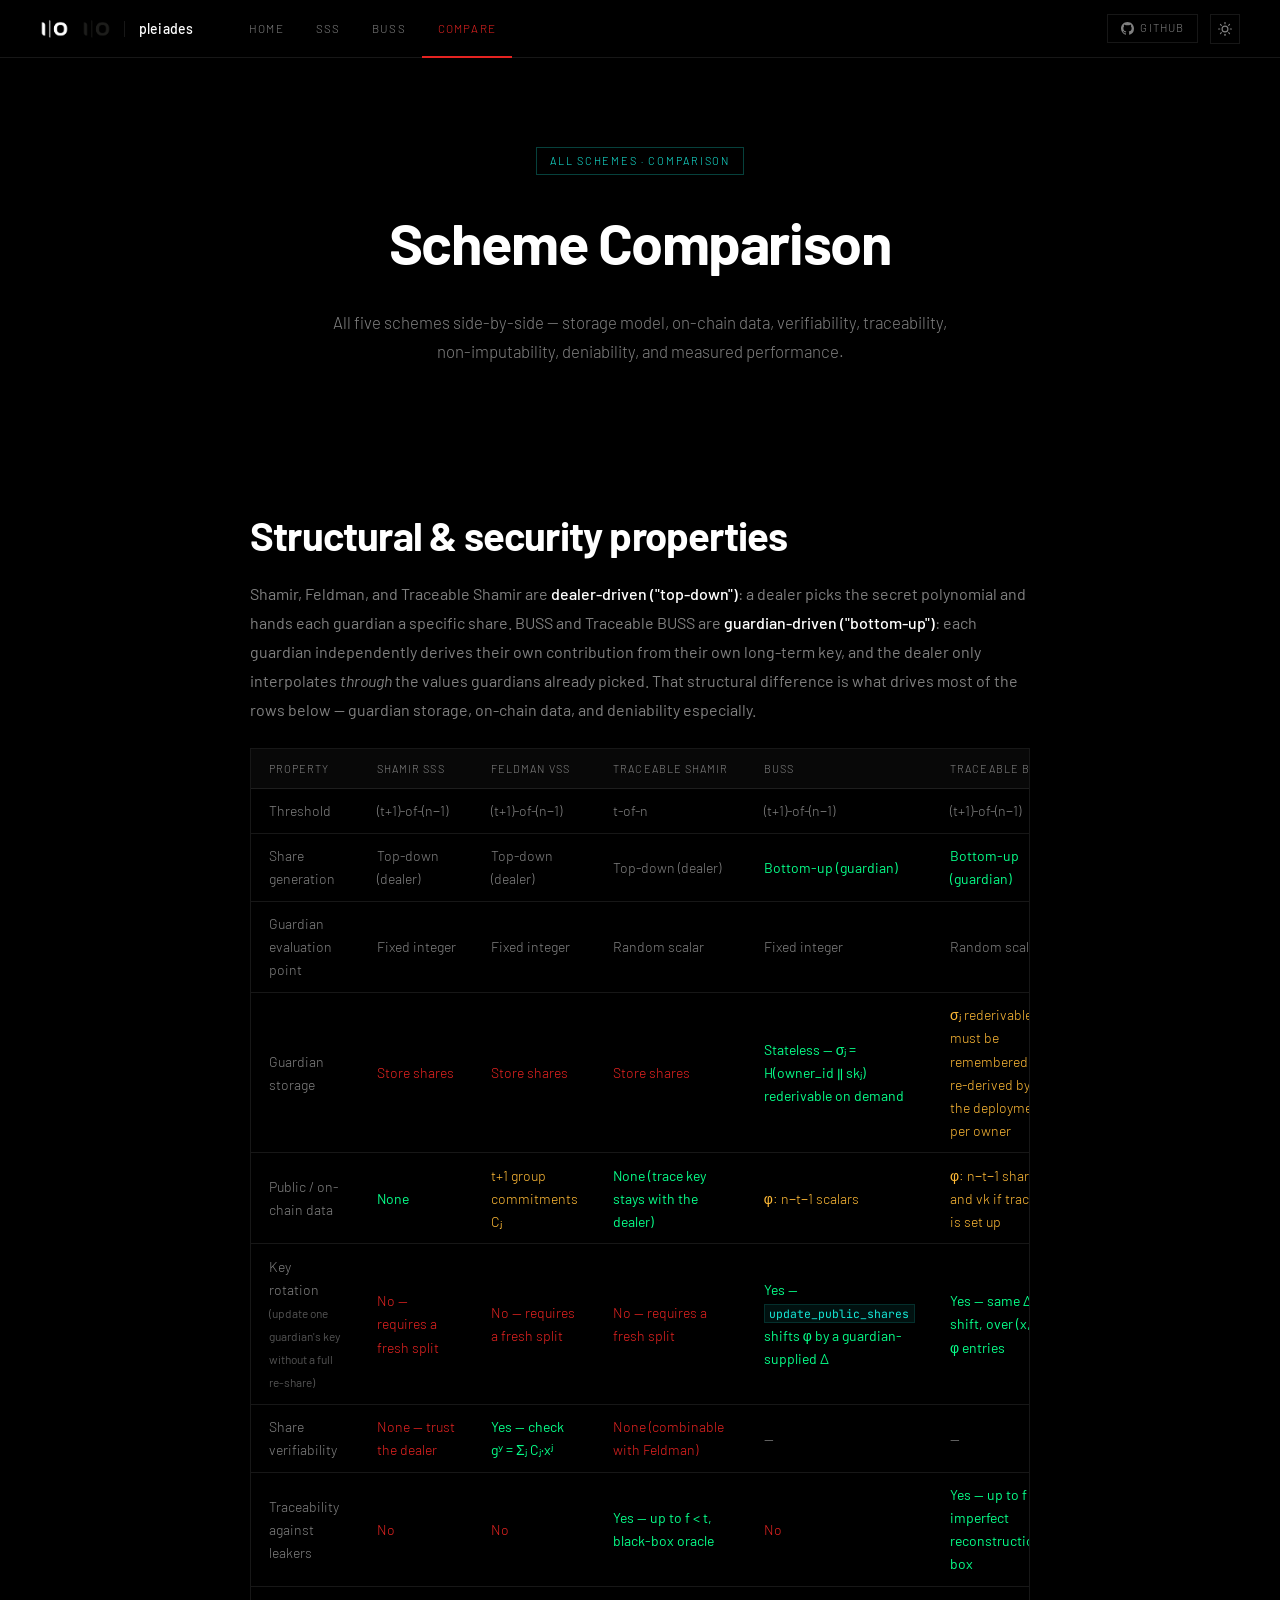
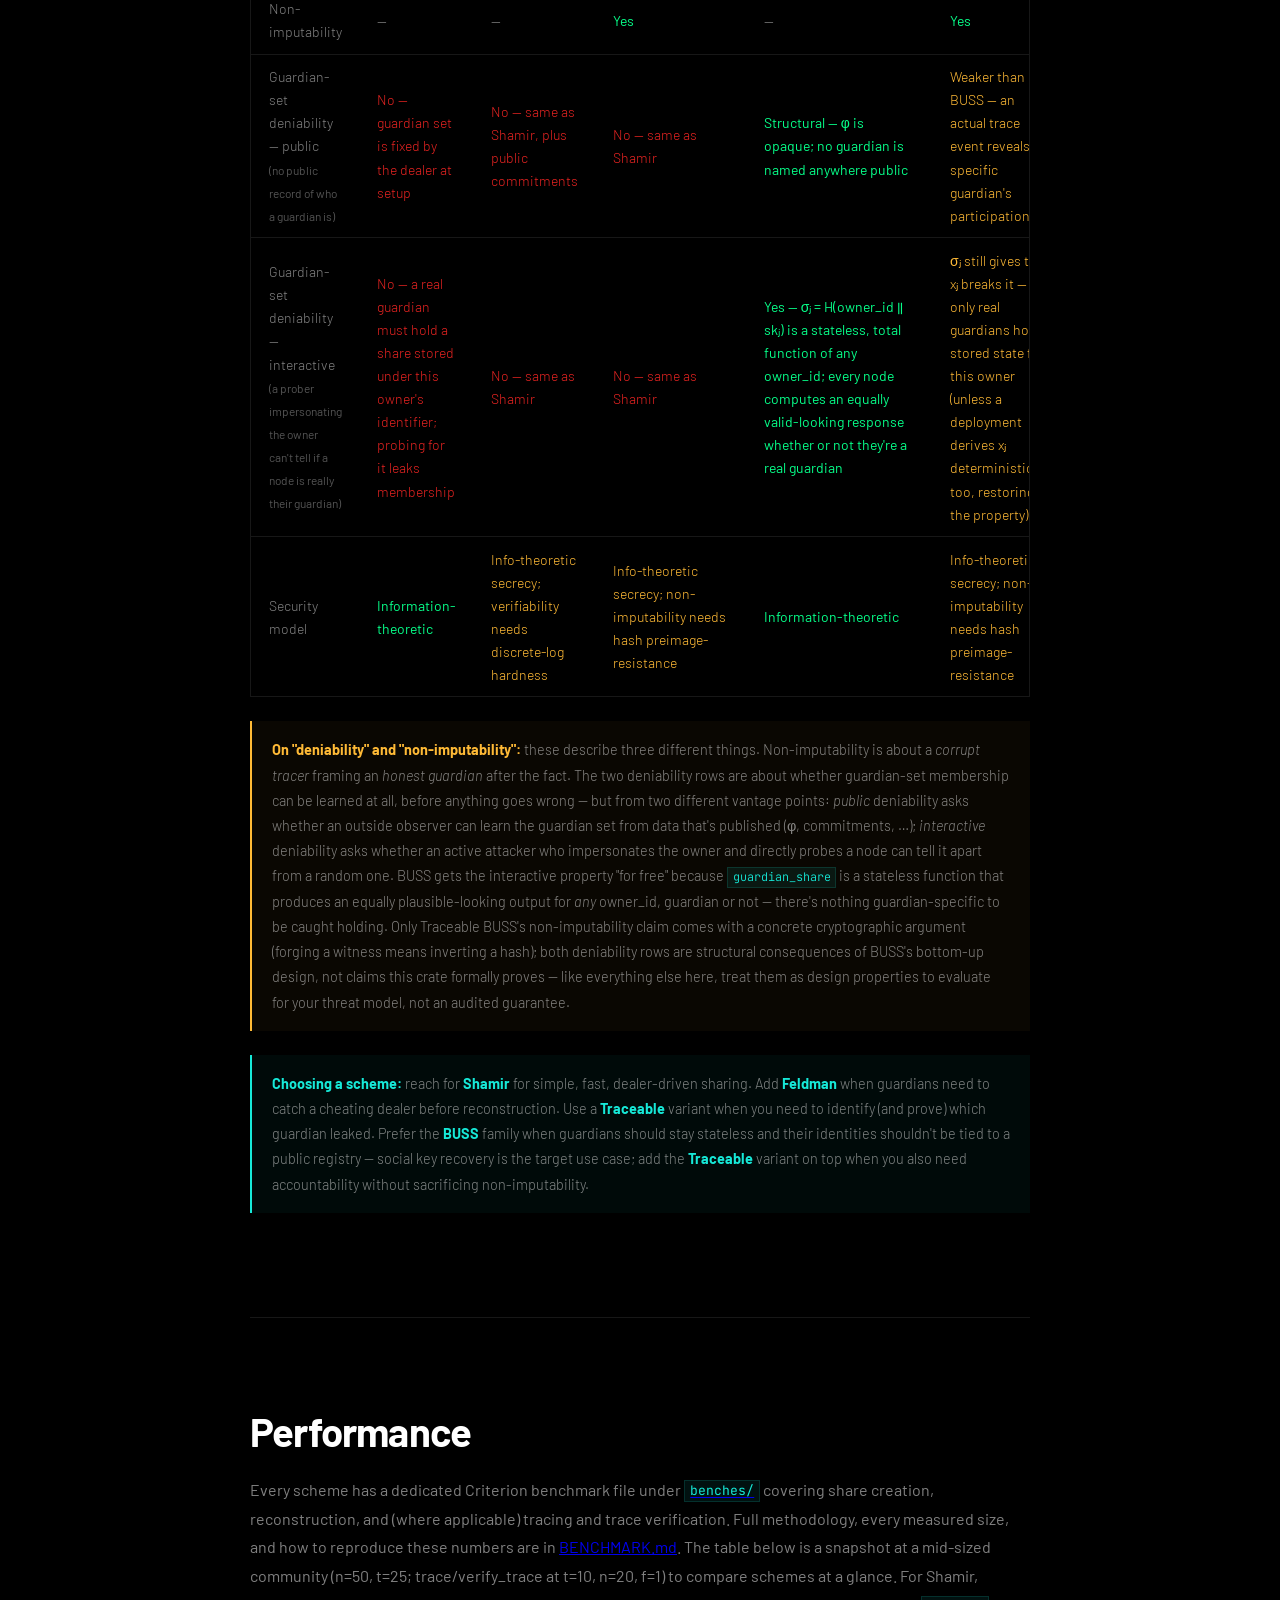
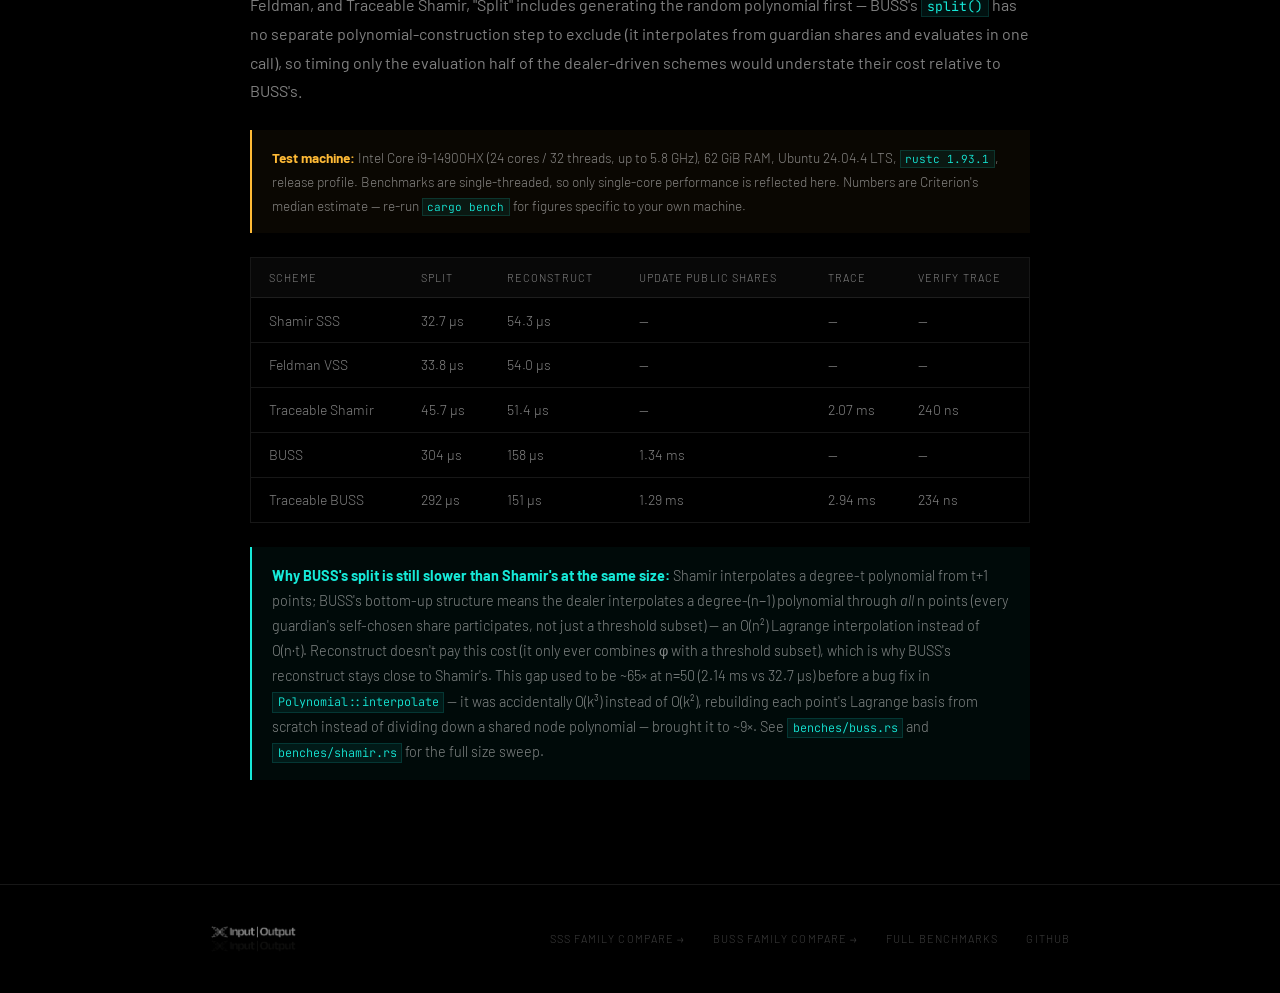
<file: docs/compare.html>
<!DOCTYPE html>
<html lang="en">
<head>
  <meta charset="UTF-8">
  <meta name="viewport" content="width=device-width, initial-scale=1.0">
  <title>Scheme Comparison | Pleiades</title>
  <meta name="description" content="Compare all five Pleiades schemes — storage, on-chain data, verifiability, traceability, non-imputability, deniability, and benchmarks.">

  <script>
    (function(){var t=localStorage.getItem('pleiades-theme')||'dark';document.documentElement.setAttribute('data-theme',t)})();
  </script>
  <link rel="preconnect" href="https://fonts.googleapis.com">
  <link rel="preconnect" href="https://fonts.gstatic.com" crossorigin>
  <link href="https://fonts.googleapis.com/css2?family=Barlow:ital,wght@0,300;0,400;0,500;0,600;0,700;1,300&family=Bricolage+Grotesque:opsz,wght@12..60,300;12..60,400;12..60,500;12..60,600&family=JetBrains+Mono:wght@400;500&display=swap" rel="stylesheet">
  <link rel="stylesheet" href="style.css">
</head>
<body>

<!-- ── NAV ── -->
<nav>
  <a class="nav-brand" href="index.html">
    <img class="logo-dark"  src="assets/io-marque-white.png" alt="Input Output Group">
    <img class="logo-light" src="assets/io-marque-black.png" alt="Input Output Group">
    <span class="nav-sep"></span>
    <span class="nav-product">pleiades</span>
  </a>
  <div class="nav-tabs">
    <a class="tab-btn"        href="index.html">Home</a>
    <a class="tab-btn"        href="sss.html">SSS</a>
    <a class="tab-btn"        href="buss.html">BUSS</a>
    <a class="tab-btn active" href="compare.html">Compare</a>
  </div>
  <div class="nav-right">
    <a href="https://github.com/input-output-hk/arc-pleiades" class="nav-gh" target="_blank">
      <svg width="13" height="13" viewBox="0 0 24 24" fill="currentColor"><path d="M12 0C5.37 0 0 5.37 0 12c0 5.31 3.435 9.795 8.205 11.385.6.105.825-.255.825-.57 0-.285-.015-1.23-.015-2.235-3.015.555-3.795-.735-4.035-1.41-.135-.345-.72-1.41-1.23-1.695-.42-.225-1.02-.78-.015-.795.945-.015 1.62.87 1.845 1.23 1.08 1.815 2.805 1.305 3.495.99.105-.78.42-1.305.765-1.605-2.67-.3-5.46-1.335-5.46-5.925 0-1.305.465-2.385 1.23-3.225-.12-.3-.54-1.53.12-3.18 0 0 1.005-.315 3.3 1.23.96-.27 1.98-.405 3-.405s2.04.135 3 .405c2.295-1.56 3.3-1.23 3.3-1.23.66 1.65.24 2.88.12 3.18.765.84 1.23 1.905 1.23 3.225 0 4.605-2.805 5.625-5.475 5.925.435.375.81 1.095.81 2.22 0 1.605-.015 2.895-.015 3.3 0 .315.225.69.825.57A12.02 12.02 0 0 0 24 12c0-6.63-5.37-12-12-12z"/></svg>
      GitHub
    </a>
    <button class="theme-toggle" onclick="toggleTheme()" aria-label="Toggle theme">
      <svg class="icon-sun" width="14" height="14" viewBox="0 0 24 24" fill="none" stroke="currentColor" stroke-width="2" stroke-linecap="round" stroke-linejoin="round">
        <circle cx="12" cy="12" r="5"/><line x1="12" y1="1" x2="12" y2="3"/><line x1="12" y1="21" x2="12" y2="23"/>
        <line x1="4.22" y1="4.22" x2="5.64" y2="5.64"/><line x1="18.36" y1="18.36" x2="19.78" y2="19.78"/>
        <line x1="1" y1="12" x2="3" y2="12"/><line x1="21" y1="12" x2="23" y2="12"/>
        <line x1="4.22" y1="19.78" x2="5.64" y2="18.36"/><line x1="18.36" y1="5.64" x2="19.78" y2="4.22"/>
      </svg>
      <svg class="icon-moon" width="14" height="14" viewBox="0 0 24 24" fill="none" stroke="currentColor" stroke-width="2" stroke-linecap="round" stroke-linejoin="round">
        <path d="M21 12.79A9 9 0 1 1 11.21 3 7 7 0 0 0 21 12.79z"/>
      </svg>
    </button>
  </div>
</nav>

<!-- ── PAGE HERO ── -->
<div class="page-hero">
  <div class="page-tag">All Schemes · Comparison</div>
  <h1>Scheme Comparison</h1>
  <p>
    All five schemes side-by-side — storage model, on-chain data, verifiability,
    traceability, non-imputability, deniability, and measured performance.
  </p>
</div>

<div class="container">

  <div class="block">
    <h2 class="bt">Structural &amp; security properties</h2>
    <p class="body">
      Shamir, Feldman, and Traceable Shamir are <strong>dealer-driven ("top-down")</strong>:
      a dealer picks the secret polynomial and hands each guardian a specific share.
      BUSS and Traceable BUSS are <strong>guardian-driven ("bottom-up")</strong>: each
      guardian independently derives their own contribution from their own long-term key,
      and the dealer only interpolates <em>through</em> the values guardians already
      picked. That structural difference is what drives most of the rows below —
      guardian storage, on-chain data, and deniability especially.
    </p>

    <div class="tw">
      <table>
        <thead>
          <tr>
            <th>Property</th>
            <th>Shamir SSS</th>
            <th>Feldman VSS</th>
            <th>Traceable Shamir</th>
            <th>BUSS</th>
            <th>Traceable BUSS</th>
          </tr>
        </thead>
        <tbody>
          <tr>
            <td>Threshold</td>
            <td>(t+1)-of-(n−1)</td>
            <td>(t+1)-of-(n−1)</td>
            <td>t-of-n</td>
            <td>(t+1)-of-(n−1)</td>
            <td>(t+1)-of-(n−1)</td>
          </tr>
          <tr>
            <td>Share generation</td>
            <td>Top-down (dealer)</td>
            <td>Top-down (dealer)</td>
            <td>Top-down (dealer)</td>
            <td class="yes">Bottom-up (guardian)</td>
            <td class="yes">Bottom-up (guardian)</td>
          </tr>
          <tr>
            <td>Guardian evaluation point</td>
            <td>Fixed integer</td>
            <td>Fixed integer</td>
            <td>Random scalar</td>
            <td>Fixed integer</td>
            <td>Random scalar</td>
          </tr>
          <tr>
            <td>Guardian storage</td>
            <td class="no">Store shares</td>
            <td class="no">Store shares</td>
            <td class="no">Store shares</td>
            <td class="yes">Stateless — σⱼ = H(owner_id ‖ skⱼ) rederivable on demand</td>
            <td class="partial">σⱼ rederivable; xⱼ must be remembered (or re-derived by the deployment) per owner</td>
          </tr>
          <tr>
            <td>Public / on-chain data</td>
            <td class="yes">None</td>
            <td class="partial">t+1 group commitments Cⱼ</td>
            <td class="yes">None (trace key stays with the dealer)</td>
            <td class="partial">φ: n−t−1 scalars</td>
            <td class="partial">φ: n−t−1 shares, and vk if tracing is set up</td>
          </tr>
          <tr>
            <td>Key rotation<br><span style="font-weight:400;opacity:0.65;font-size:0.85em">(update one guardian's key without a full re-share)</span></td>
            <td class="no">No — requires a fresh split</td>
            <td class="no">No — requires a fresh split</td>
            <td class="no">No — requires a fresh split</td>
            <td class="yes">Yes — <code class="il">update_public_shares</code> shifts φ by a guardian-supplied Δ</td>
            <td class="yes">Yes — same Δ-shift, over (x, y) φ entries</td>
          </tr>
          <tr>
            <td>Share verifiability</td>
            <td class="no">None — trust the dealer</td>
            <td class="yes">Yes — check gʸ = Σⱼ Cⱼ·xʲ</td>
            <td class="no">None (combinable with Feldman)</td>
            <td>—</td>
            <td>—</td>
          </tr>
          <tr>
            <td>Traceability against leakers</td>
            <td class="no">No</td>
            <td class="no">No</td>
            <td class="yes">Yes — up to f &lt; t, black-box oracle</td>
            <td class="no">No</td>
            <td class="yes">Yes — up to f ≤ t, imperfect reconstruction box</td>
          </tr>
          <tr>
            <td>Non-imputability<br></td>
            <td>—</td>
            <td>—</td>
            <td class="yes">Yes</td>
            <td>—</td>
            <td class="yes">Yes</td>
          </tr>
          <tr>
            <td>Guardian-set deniability — public<br><span style="font-weight:400;opacity:0.65;font-size:0.85em">(no public record of who a guardian is)</span></td>
            <td class="no">No — guardian set is fixed by the dealer at setup</td>
            <td class="no">No — same as Shamir, plus public commitments</td>
            <td class="no">No — same as Shamir</td>
            <td class="yes">Structural — φ is opaque; no guardian is named anywhere public</td>
            <td class="partial">Weaker than BUSS — an actual trace event reveals a specific guardian's participation</td>
          </tr>
          <tr>
            <td>Guardian-set deniability — interactive<br><span style="font-weight:400;opacity:0.65;font-size:0.85em">(a prober impersonating the owner can't tell if a node is really their guardian)</span></td>
            <td class="no">No — a real guardian must hold a share stored under this owner's identifier; probing for it leaks membership</td>
            <td class="no">No — same as Shamir</td>
            <td class="no">No — same as Shamir</td>
            <td class="yes">Yes — σⱼ = H(owner_id ‖ skⱼ) is a stateless, total function of any owner_id; every node computes an equally valid-looking response whether or not they're a real guardian</td>
            <td class="partial">σⱼ still gives this; xⱼ breaks it — only real guardians hold stored state for this owner (unless a deployment derives xⱼ deterministically too, restoring the property)</td>
          </tr>
          <tr>
            <td>Security model</td>
            <td class="yes">Information-theoretic</td>
            <td class="partial">Info-theoretic secrecy; verifiability needs discrete-log hardness</td>
            <td class="partial">Info-theoretic secrecy; non-imputability needs hash preimage-resistance</td>
            <td class="yes">Information-theoretic</td>
            <td class="partial">Info-theoretic secrecy; non-imputability needs hash preimage-resistance</td>
          </tr>
        </tbody>
      </table>
    </div>

    <div class="callout c-amber">
      <strong>On "deniability" and "non-imputability":</strong> these describe three
      different things. Non-imputability is about a <em>corrupt tracer</em> framing an
      <em>honest guardian</em> after the fact. The two deniability rows are about whether
      guardian-set membership can be learned at all, before anything goes wrong — but from
      two different vantage points: <em>public</em> deniability asks whether an outside
      observer can learn the guardian set from data that's published (φ, commitments, …);
      <em>interactive</em> deniability asks whether an active attacker who impersonates the
      owner and directly probes a node can tell it apart from a random one. BUSS gets the
      interactive property "for free" because <code class="il">guardian_share</code> is a
      stateless function that produces an equally plausible-looking output for <em>any</em>
      owner_id, guardian or not — there's nothing guardian-specific to be caught holding.
      Only Traceable BUSS's non-imputability claim comes with a concrete cryptographic
      argument (forging a witness means inverting a hash); both deniability rows are
      structural consequences of BUSS's bottom-up design, not claims this crate formally
      proves — like everything else here, treat them as design properties to evaluate for
      your threat model, not an audited guarantee.
    </div>

    <div class="callout c-blue">
      <strong>Choosing a scheme:</strong> reach for <strong>Shamir</strong> for simple,
      fast, dealer-driven sharing. Add <strong>Feldman</strong> when guardians need to
      catch a cheating dealer before reconstruction. Use a <strong>Traceable</strong>
      variant when you need to identify (and prove) which guardian leaked. Prefer the
      <strong>BUSS</strong> family when guardians should stay stateless and their
      identities shouldn't be tied to a public registry — social key recovery is the
      target use case; add the <strong>Traceable</strong> variant on top when you also
      need accountability without sacrificing non-imputability.
    </div>
  </div>

  <!-- ── BENCHMARKS ── -->
  <div class="block">
    <h2 class="bt">Performance</h2>
    <p class="body">
      Every scheme has a dedicated Criterion benchmark file under
      <a href="https://github.com/input-output-hk/arc-pleiades/tree/main/benches" target="_blank"><code class="il">benches/</code></a>
      covering share creation, reconstruction, and (where applicable) tracing and trace
      verification. Full methodology, every measured size, and how to reproduce these
      numbers are in
      <a href="https://github.com/input-output-hk/arc-pleiades/blob/main/BENCHMARK.md" target="_blank">BENCHMARK.md</a>.
      The table below is a snapshot at a mid-sized community (n=50, t=25; trace/verify_trace
      at t=10, n=20, f=1) to compare schemes at a glance. For Shamir, Feldman, and Traceable
      Shamir, "Split" includes generating the random polynomial first — BUSS's
      <code class="il">split()</code> has no separate polynomial-construction step to
      exclude (it interpolates from guardian shares and evaluates in one call), so timing
      only the evaluation half of the dealer-driven schemes would understate their cost
      relative to BUSS's.
    </p>

    <div class="callout c-amber" style="font-size:0.85rem">
      <strong>Test machine:</strong> Intel Core i9-14900HX (24 cores / 32 threads, up to
      5.8 GHz), 62 GiB RAM, Ubuntu 24.04.4 LTS, <code class="il">rustc 1.93.1</code>, release
      profile. Benchmarks are single-threaded, so only single-core performance is reflected
      here. Numbers are Criterion's median estimate — re-run <code class="il">cargo bench</code>
      for figures specific to your own machine.
    </div>

    <div class="tw">
      <table>
        <thead>
          <tr>
            <th>Scheme</th>
            <th>Split</th>
            <th>Reconstruct</th>
            <th>Update public shares</th>
            <th>Trace</th>
            <th>Verify trace</th>
          </tr>
        </thead>
        <tbody>
          <tr>
            <td>Shamir SSS</td>
            <td>32.7 µs</td>
            <td>54.3 µs</td>
            <td>—</td>
            <td>—</td>
            <td>—</td>
          </tr>
          <tr>
            <td>Feldman VSS</td>
            <td>33.8 µs</td>
            <td>54.0 µs</td>
            <td>—</td>
            <td>—</td>
            <td>—</td>
          </tr>
          <tr>
            <td>Traceable Shamir</td>
            <td>45.7 µs</td>
            <td>51.4 µs</td>
            <td>—</td>
            <td>2.07 ms</td>
            <td>240 ns</td>
          </tr>
          <tr>
            <td>BUSS</td>
            <td>304 µs</td>
            <td>158 µs</td>
            <td>1.34 ms</td>
            <td>—</td>
            <td>—</td>
          </tr>
          <tr>
            <td>Traceable BUSS</td>
            <td>292 µs</td>
            <td>151 µs</td>
            <td>1.29 ms</td>
            <td>2.94 ms</td>
            <td>234 ns</td>
          </tr>
        </tbody>
      </table>
    </div>

    <div class="callout c-blue">
      <strong>Why BUSS's split is still slower than Shamir's at the same size:</strong>
      Shamir interpolates a degree-t polynomial from t+1 points; BUSS's bottom-up structure
      means the dealer interpolates a degree-(n−1) polynomial through <em>all</em> n points
      (every guardian's self-chosen share participates, not just a threshold subset) — an
      O(n²) Lagrange interpolation instead of O(n·t). Reconstruct doesn't pay this cost
      (it only ever combines φ with a threshold subset), which is why BUSS's reconstruct
      stays close to Shamir's. This gap used to be ~65× at n=50 (2.14 ms vs 32.7 µs) before
      a bug fix in <code class="il">Polynomial::interpolate</code> — it was accidentally
      O(k³) instead of O(k²), rebuilding each point's Lagrange basis from scratch instead of
      dividing down a shared node polynomial — brought it to ~9×. See
      <code class="il">benches/buss.rs</code> and <code class="il">benches/shamir.rs</code>
      for the full size sweep.
    </div>
  </div>

</div><!-- /container -->

<footer>
  <div class="fi">
    <a class="fi-logo" href="https://iohk.io" target="_blank">
      <img class="logo-dark"  src="assets/io-full-logo-white.png" alt="Input Output Group">
      <img class="logo-light" src="assets/io-full-logo-black.png" alt="Input Output Group">
    </a>
    <div class="fi-links">
      <a href="sss/compare.html">SSS family compare →</a>
      <a href="buss/compare.html">BUSS family compare →</a>
      <a href="https://github.com/input-output-hk/arc-pleiades/blob/main/BENCHMARK.md" target="_blank">Full benchmarks</a>
      <a href="https://github.com/input-output-hk/arc-pleiades" target="_blank">GitHub</a>
    </div>
  </div>
</footer>

<script src="app.js"></script>
</body>
</html>
</file>
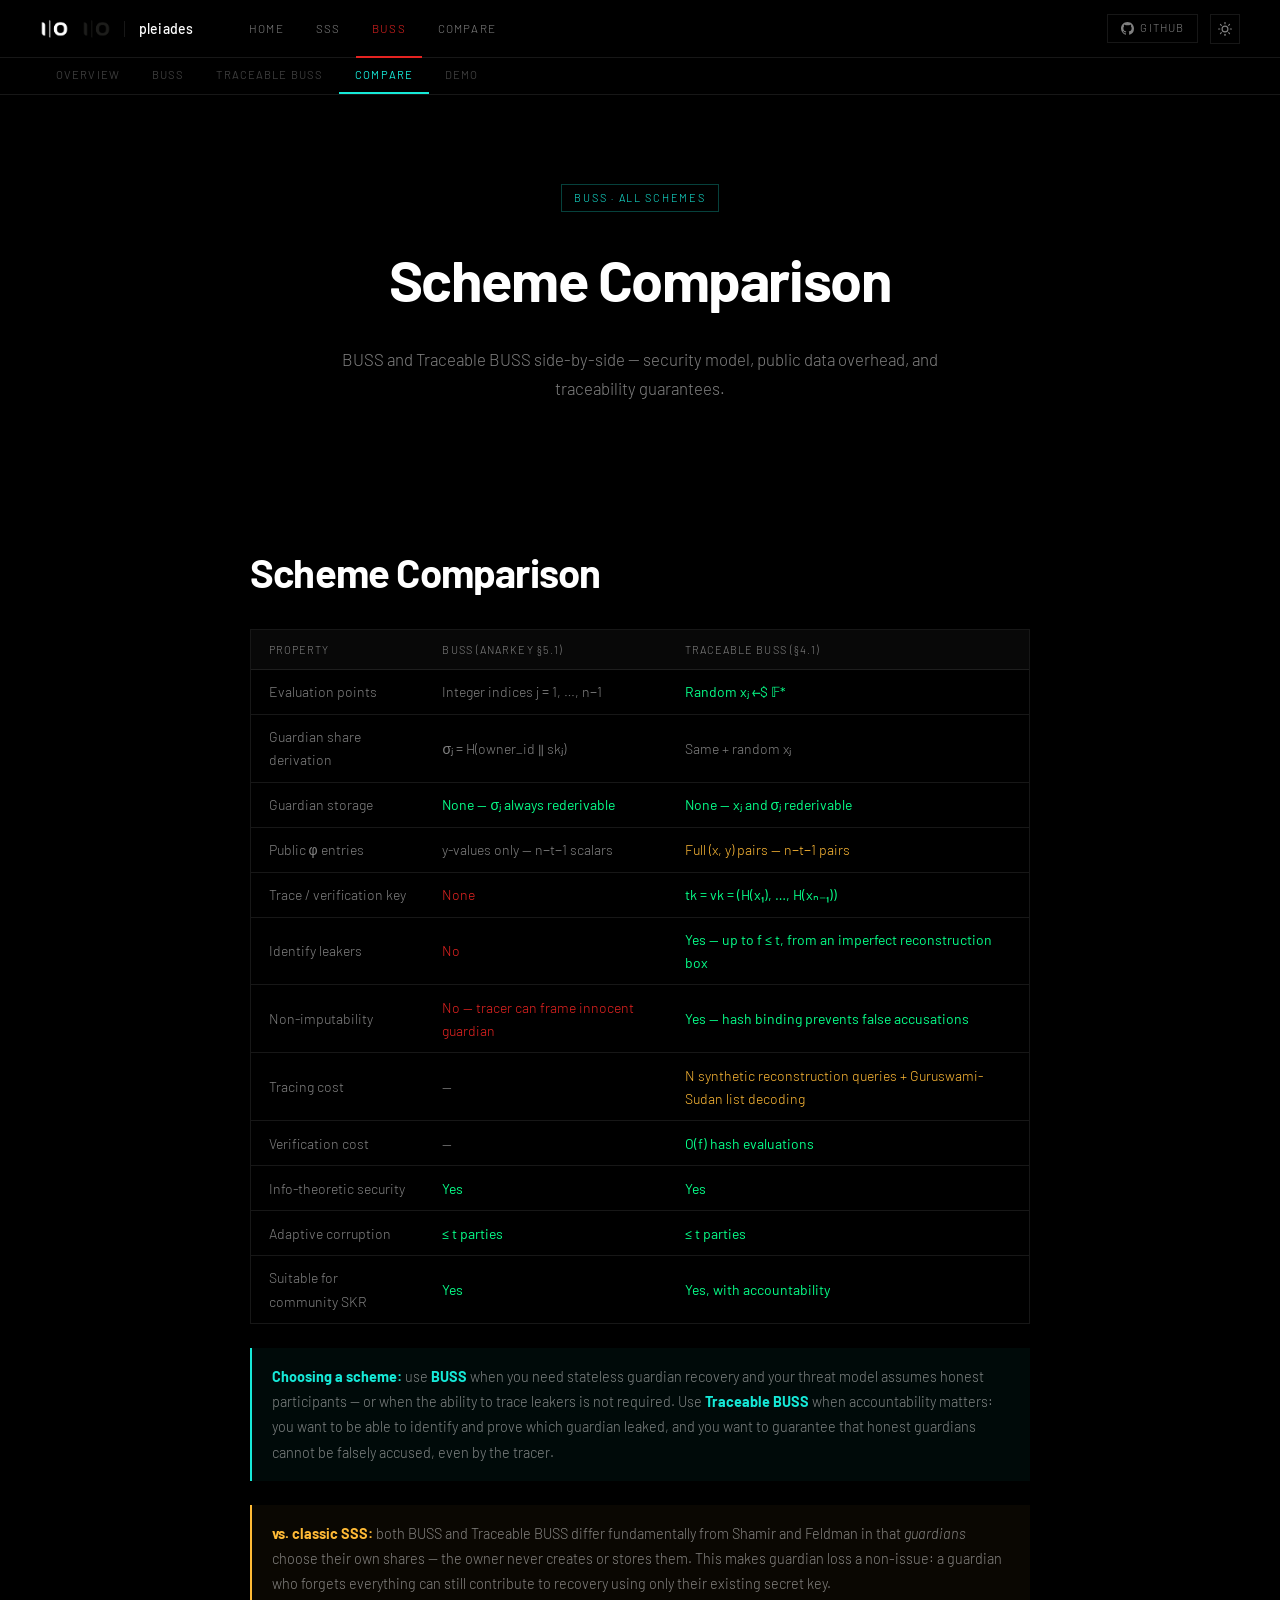
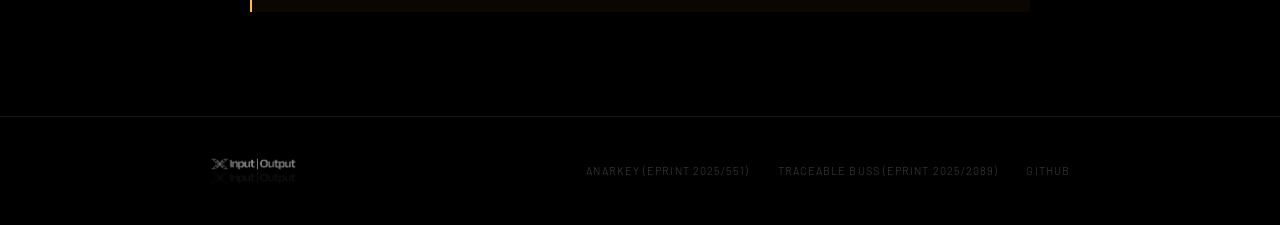
<file: docs/buss/compare.html>
<!DOCTYPE html>
<html lang="en">
<head>
  <meta charset="UTF-8">
  <meta name="viewport" content="width=device-width, initial-scale=1.0">
  <title>BUSS vs Traceable BUSS — Comparison | Pleiades</title>
  <meta name="description" content="Compare BUSS and Traceable BUSS side-by-side — security model, public data overhead, and traceability guarantees.">

  <script>
    (function(){var t=localStorage.getItem('pleiades-theme')||'dark';document.documentElement.setAttribute('data-theme',t)})();
  </script>
  <link rel="preconnect" href="https://fonts.googleapis.com">
  <link rel="preconnect" href="https://fonts.gstatic.com" crossorigin>
  <link href="https://fonts.googleapis.com/css2?family=Barlow:ital,wght@0,300;0,400;0,500;0,600;0,700;1,300&family=Bricolage+Grotesque:opsz,wght@12..60,300;12..60,400;12..60,500;12..60,600&family=JetBrains+Mono:wght@400;500&display=swap" rel="stylesheet">
  <link rel="stylesheet" href="../style.css">
</head>
<body>

<!-- ── NAV ── -->
<nav>
  <a class="nav-brand" href="../index.html">
    <img class="logo-dark"  src="../assets/io-marque-white.png" alt="Input Output Group">
    <img class="logo-light" src="../assets/io-marque-black.png" alt="Input Output Group">
    <span class="nav-sep"></span>
    <span class="nav-product">pleiades</span>
  </a>
  <div class="nav-tabs">
    <a class="tab-btn"        href="../index.html">Home</a>
    <a class="tab-btn"        href="../sss.html">SSS</a>
    <a class="tab-btn active" href="../buss.html">BUSS</a>
    <a class="tab-btn"        href="../compare.html">Compare</a>
  </div>
  <div class="nav-right">
    <a href="https://github.com/input-output-hk/arc-pleiades" class="nav-gh" target="_blank">
      <svg width="13" height="13" viewBox="0 0 24 24" fill="currentColor"><path d="M12 0C5.37 0 0 5.37 0 12c0 5.31 3.435 9.795 8.205 11.385.6.105.825-.255.825-.57 0-.285-.015-1.23-.015-2.235-3.015.555-3.795-.735-4.035-1.41-.135-.345-.72-1.41-1.23-1.695-.42-.225-1.02-.78-.015-.795.945-.015 1.62.87 1.845 1.23 1.08 1.815 2.805 1.305 3.495.99.105-.78.42-1.305.765-1.605-2.67-.3-5.46-1.335-5.46-5.925 0-1.305.465-2.385 1.23-3.225-.12-.3-.54-1.53.12-3.18 0 0 1.005-.315 3.3 1.23.96-.27 1.98-.405 3-.405s2.04.135 3 .405c2.295-1.56 3.3-1.23 3.3-1.23.66 1.65.24 2.88.12 3.18.765.84 1.23 1.905 1.23 3.225 0 4.605-2.805 5.625-5.475 5.925.435.375.81 1.095.81 2.22 0 1.605-.015 2.895-.015 3.3 0 .315.225.69.825.57A12.02 12.02 0 0 0 24 12c0-6.63-5.37-12-12-12z"/></svg>
      GitHub
    </a>
    <button class="theme-toggle" onclick="toggleTheme()" aria-label="Toggle theme">
      <svg class="icon-sun" width="14" height="14" viewBox="0 0 24 24" fill="none" stroke="currentColor" stroke-width="2" stroke-linecap="round" stroke-linejoin="round">
        <circle cx="12" cy="12" r="5"/><line x1="12" y1="1" x2="12" y2="3"/><line x1="12" y1="21" x2="12" y2="23"/>
        <line x1="4.22" y1="4.22" x2="5.64" y2="5.64"/><line x1="18.36" y1="18.36" x2="19.78" y2="19.78"/>
        <line x1="1" y1="12" x2="3" y2="12"/><line x1="21" y1="12" x2="23" y2="12"/>
        <line x1="4.22" y1="19.78" x2="5.64" y2="18.36"/><line x1="18.36" y1="5.64" x2="19.78" y2="4.22"/>
      </svg>
      <svg class="icon-moon" width="14" height="14" viewBox="0 0 24 24" fill="none" stroke="currentColor" stroke-width="2" stroke-linecap="round" stroke-linejoin="round">
        <path d="M21 12.79A9 9 0 1 1 11.21 3 7 7 0 0 0 21 12.79z"/>
      </svg>
    </button>
  </div>
</nav>

<!-- ── SUBNAV ── -->
<div class="subnav">
  <a class="subnav-link" href="../buss.html">Overview</a>
  <a class="subnav-link" href="buss.html">BUSS</a>
  <a class="subnav-link" href="traceable.html">Traceable BUSS</a>
  <a class="subnav-link active" href="compare.html">Compare</a>
  <a class="subnav-link" href="demo.html">Demo</a>
</div>

<!-- ── PAGE HERO ── -->
<div class="page-hero">
  <div class="page-tag">BUSS · All Schemes</div>
  <h1>Scheme Comparison</h1>
  <p>
    BUSS and Traceable BUSS side-by-side — security model, public data overhead,
    and traceability guarantees.
  </p>
</div>

<div class="container">

  <div class="block">
    <h2 class="bt">Scheme Comparison</h2>

    <div class="tw">
      <table>
        <thead>
          <tr><th>Property</th><th>BUSS (ANARKey §5.1)</th><th>Traceable BUSS (§4.1)</th></tr>
        </thead>
        <tbody>
          <tr>
            <td>Evaluation points</td>
            <td>Integer indices j = 1, …, n−1</td>
            <td class="yes">Random xⱼ ←$ 𝔽*</td>
          </tr>
          <tr>
            <td>Guardian share derivation</td>
            <td>σⱼ = H(owner_id ‖ skⱼ)</td>
            <td>Same + random xⱼ</td>
          </tr>
          <tr>
            <td>Guardian storage</td>
            <td class="yes">None — σⱼ always rederivable</td>
            <td class="yes">None — xⱼ and σⱼ rederivable</td>
          </tr>
          <tr>
            <td>Public φ entries</td>
            <td>y-values only — n−t−1 scalars</td>
            <td class="partial">Full (x, y) pairs — n−t−1 pairs</td>
          </tr>
          <tr>
            <td>Trace / verification key</td>
            <td class="no">None</td>
            <td class="yes">tk = vk = (H(x₁), …, H(xₙ₋₁))</td>
          </tr>
          <tr>
            <td>Identify leakers</td>
            <td class="no">No</td>
            <td class="yes">Yes — up to f ≤ t, from an imperfect reconstruction box</td>
          </tr>
          <tr>
            <td>Non-imputability</td>
            <td class="no">No — tracer can frame innocent guardian</td>
            <td class="yes">Yes — hash binding prevents false accusations</td>
          </tr>
          <tr>
            <td>Tracing cost</td>
            <td>—</td>
            <td class="partial">N synthetic reconstruction queries + Guruswami-Sudan list decoding</td>
          </tr>
          <tr>
            <td>Verification cost</td>
            <td>—</td>
            <td class="yes">O(f) hash evaluations</td>
          </tr>
          <tr>
            <td>Info-theoretic security</td>
            <td class="yes">Yes</td>
            <td class="yes">Yes</td>
          </tr>
          <tr>
            <td>Adaptive corruption</td>
            <td class="yes">≤ t parties</td>
            <td class="yes">≤ t parties</td>
          </tr>
          <tr>
            <td>Suitable for community SKR</td>
            <td class="yes">Yes</td>
            <td class="yes">Yes, with accountability</td>
          </tr>
        </tbody>
      </table>
    </div>

    <div class="callout c-blue">
      <strong>Choosing a scheme:</strong> use <strong>BUSS</strong> when you need stateless
      guardian recovery and your threat model assumes honest participants — or when the ability
      to trace leakers is not required. Use <strong>Traceable BUSS</strong> when accountability matters:
      you want to be able to identify and prove which guardian leaked, and you want to guarantee
      that honest guardians cannot be falsely accused, even by the tracer.
    </div>

    <div class="callout c-amber">
      <strong>vs. classic SSS:</strong> both BUSS and Traceable BUSS differ fundamentally from Shamir
      and Feldman in that <em>guardians</em> choose their own shares — the owner never creates
      or stores them. This makes guardian loss a non-issue: a guardian who forgets everything
      can still contribute to recovery using only their existing secret key.
    </div>
  </div>

</div><!-- /container -->

<footer>
  <div class="fi">
    <a class="fi-logo" href="https://iohk.io" target="_blank">
      <img class="logo-dark"  src="../assets/io-full-logo-white.png" alt="Input Output Group">
      <img class="logo-light" src="../assets/io-full-logo-black.png" alt="Input Output Group">
    </a>
    <div class="fi-links">
      <a href="https://eprint.iacr.org/2025/551" target="_blank">ANARKey (ePrint 2025/551)</a>
      <a href="https://eprint.iacr.org/2025/2089" target="_blank">Traceable BUSS (ePrint 2025/2089)</a>
      <a href="https://github.com/input-output-hk/arc-pleiades" target="_blank">GitHub</a>
    </div>
  </div>
</footer>

<script src="../app.js"></script>
</body>
</html>
</file>
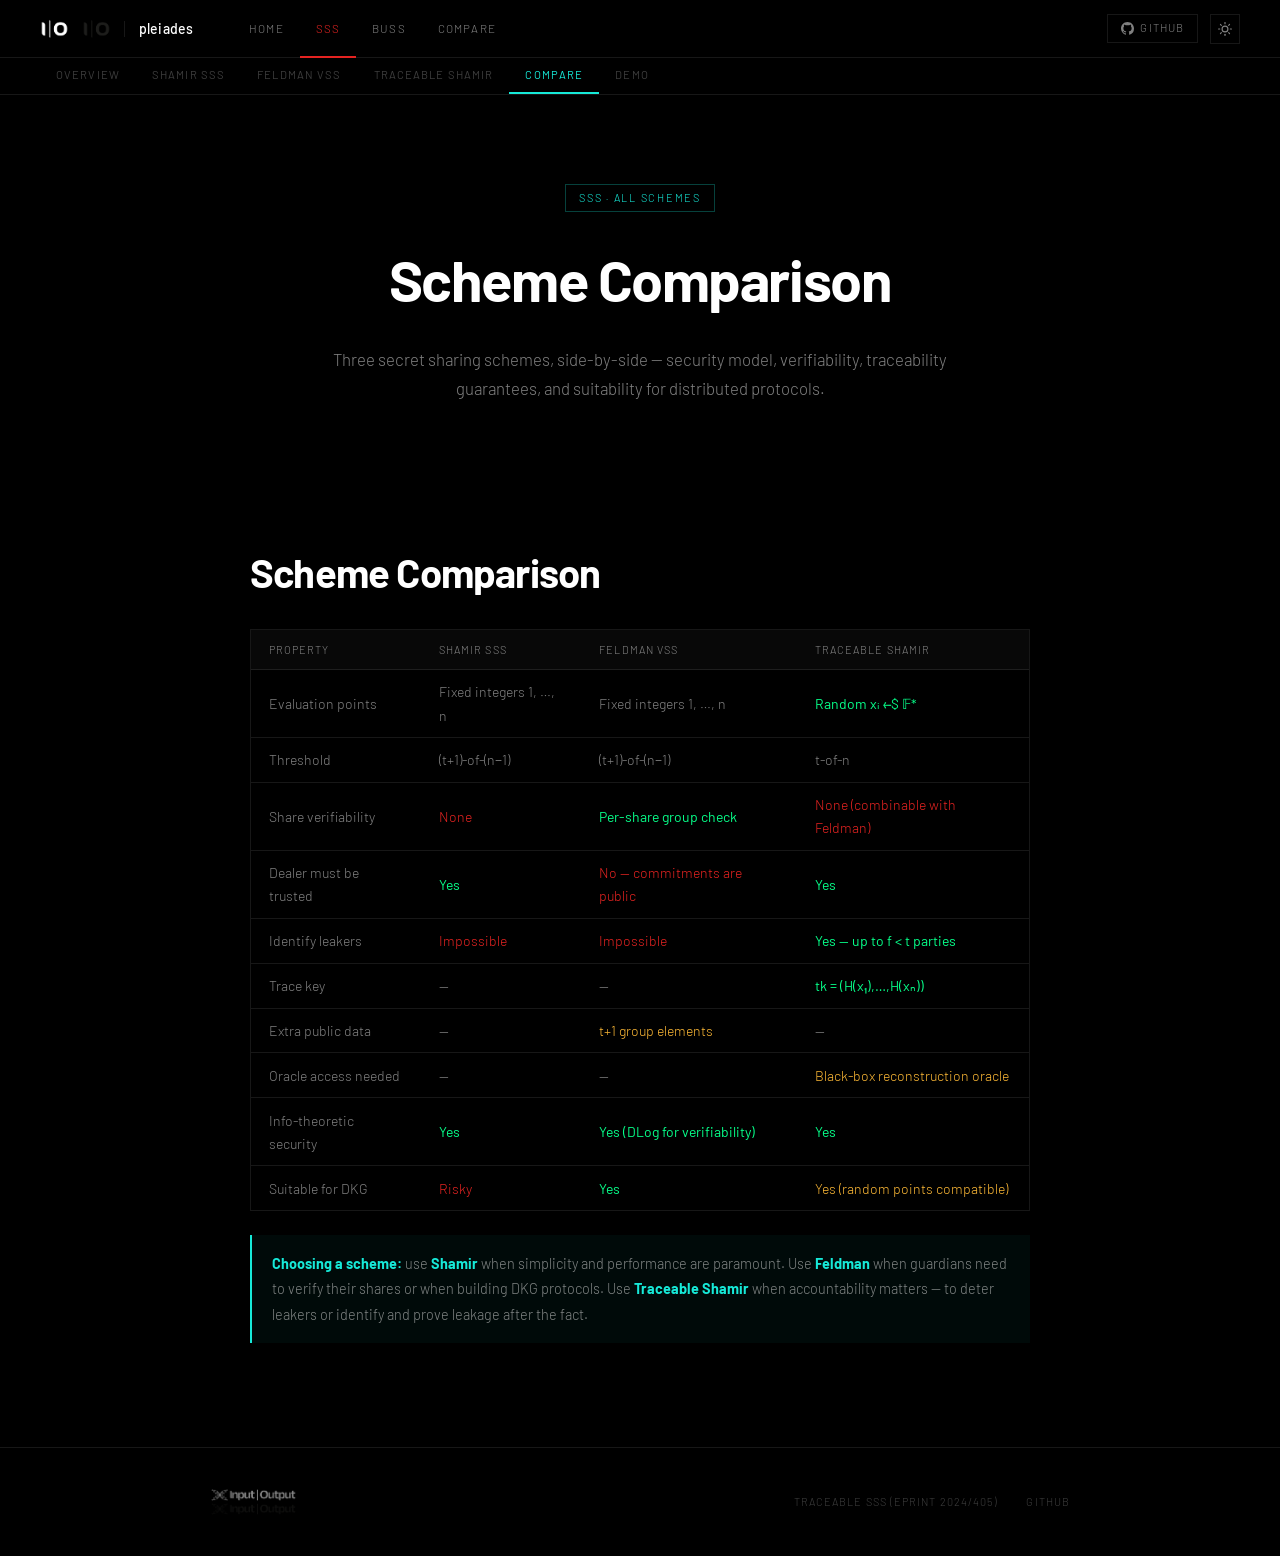
<file: docs/sss/compare.html>
<!DOCTYPE html>
<html lang="en">
<head>
  <meta charset="UTF-8">
  <meta name="viewport" content="width=device-width, initial-scale=1.0">
  <title>SSS Scheme Comparison | Pleiades</title>
  <meta name="description" content="Compare Shamir, Feldman VSS, and Traceable Shamir side-by-side.">

  <script>
    (function(){var t=localStorage.getItem('pleiades-theme')||'dark';document.documentElement.setAttribute('data-theme',t)})();
  </script>
  <link rel="preconnect" href="https://fonts.googleapis.com">
  <link rel="preconnect" href="https://fonts.gstatic.com" crossorigin>
  <link href="https://fonts.googleapis.com/css2?family=Barlow:ital,wght@0,300;0,400;0,500;0,600;0,700;1,300&family=Bricolage+Grotesque:opsz,wght@12..60,300;12..60,400;12..60,500;12..60,600&family=JetBrains+Mono:wght@400;500&display=swap" rel="stylesheet">
  <link rel="stylesheet" href="../style.css">
</head>
<body>

<!-- ── NAV ── -->
<nav>
  <a class="nav-brand" href="../index.html">
    <img class="logo-dark"  src="../assets/io-marque-white.png" alt="Input Output Group">
    <img class="logo-light" src="../assets/io-marque-black.png" alt="Input Output Group">
    <span class="nav-sep"></span>
    <span class="nav-product">pleiades</span>
  </a>
  <div class="nav-tabs">
    <a class="tab-btn"        href="../index.html">Home</a>
    <a class="tab-btn active" href="../sss.html">SSS</a>
    <a class="tab-btn"        href="../buss.html">BUSS</a>
    <a class="tab-btn"        href="../compare.html">Compare</a>
  </div>
  <div class="nav-right">
    <a href="https://github.com/input-output-hk/arc-pleiades" class="nav-gh" target="_blank">
      <svg width="13" height="13" viewBox="0 0 24 24" fill="currentColor"><path d="M12 0C5.37 0 0 5.37 0 12c0 5.31 3.435 9.795 8.205 11.385.6.105.825-.255.825-.57 0-.285-.015-1.23-.015-2.235-3.015.555-3.795-.735-4.035-1.41-.135-.345-.72-1.41-1.23-1.695-.42-.225-1.02-.78-.015-.795.945-.015 1.62.87 1.845 1.23 1.08 1.815 2.805 1.305 3.495.99.105-.78.42-1.305.765-1.605-2.67-.3-5.46-1.335-5.46-5.925 0-1.305.465-2.385 1.23-3.225-.12-.3-.54-1.53.12-3.18 0 0 1.005-.315 3.3 1.23.96-.27 1.98-.405 3-.405s2.04.135 3 .405c2.295-1.56 3.3-1.23 3.3-1.23.66 1.65.24 2.88.12 3.18.765.84 1.23 1.905 1.23 3.225 0 4.605-2.805 5.625-5.475 5.925.435.375.81 1.095.81 2.22 0 1.605-.015 2.895-.015 3.3 0 .315.225.69.825.57A12.02 12.02 0 0 0 24 12c0-6.63-5.37-12-12-12z"/></svg>
      GitHub
    </a>
    <button class="theme-toggle" onclick="toggleTheme()" aria-label="Toggle theme">
      <svg class="icon-sun" width="14" height="14" viewBox="0 0 24 24" fill="none" stroke="currentColor" stroke-width="2" stroke-linecap="round" stroke-linejoin="round">
        <circle cx="12" cy="12" r="5"/><line x1="12" y1="1" x2="12" y2="3"/><line x1="12" y1="21" x2="12" y2="23"/>
        <line x1="4.22" y1="4.22" x2="5.64" y2="5.64"/><line x1="18.36" y1="18.36" x2="19.78" y2="19.78"/>
        <line x1="1" y1="12" x2="3" y2="12"/><line x1="21" y1="12" x2="23" y2="12"/>
        <line x1="4.22" y1="19.78" x2="5.64" y2="18.36"/><line x1="18.36" y1="5.64" x2="19.78" y2="4.22"/>
      </svg>
      <svg class="icon-moon" width="14" height="14" viewBox="0 0 24 24" fill="none" stroke="currentColor" stroke-width="2" stroke-linecap="round" stroke-linejoin="round">
        <path d="M21 12.79A9 9 0 1 1 11.21 3 7 7 0 0 0 21 12.79z"/>
      </svg>
    </button>
  </div>
</nav>

<!-- ── SUBNAV ── -->
<div class="subnav">
  <a class="subnav-link" href="../sss.html">Overview</a>
  <a class="subnav-link" href="shamir.html">Shamir SSS</a>
  <a class="subnav-link" href="feldman.html">Feldman VSS</a>
  <a class="subnav-link" href="traceable.html">Traceable Shamir</a>
  <a class="subnav-link active" href="compare.html">Compare</a>
  <a class="subnav-link" href="demo.html">Demo</a>
</div>

<!-- ── PAGE HERO ── -->
<div class="page-hero">
  <div class="page-tag">SSS · All Schemes</div>
  <h1>Scheme Comparison</h1>
  <p>
    Three secret sharing schemes, side-by-side — security model, verifiability,
    traceability guarantees, and suitability for distributed protocols.
  </p>
</div>

<div class="container">

  <div class="block">
    <h2 class="bt">Scheme Comparison</h2>

    <div class="tw">
      <table>
        <thead>
          <tr><th>Property</th><th>Shamir SSS</th><th>Feldman VSS</th><th>Traceable Shamir</th></tr>
        </thead>
        <tbody>
          <tr>
            <td>Evaluation points</td>
            <td>Fixed integers 1, …, n</td>
            <td>Fixed integers 1, …, n</td>
            <td class="yes">Random xᵢ ←$ 𝔽*</td>
          </tr>
          <tr>
            <td>Threshold</td>
            <td>(t+1)-of-(n−1)</td>
            <td>(t+1)-of-(n−1)</td>
            <td>t-of-n</td>
          </tr>
          <tr>
            <td>Share verifiability</td>
            <td class="no">None</td>
            <td class="yes">Per-share group check</td>
            <td class="no">None (combinable with Feldman)</td>
          </tr>
          <tr>
            <td>Dealer must be trusted</td>
            <td class="yes">Yes</td>
            <td class="no">No — commitments are public</td>
            <td class="yes">Yes</td>
          </tr>
          <tr>
            <td>Identify leakers</td>
            <td class="no">Impossible</td>
            <td class="no">Impossible</td>
            <td class="yes">Yes — up to f &lt; t parties</td>
          </tr>
          <tr>
            <td>Trace key</td>
            <td>—</td>
            <td>—</td>
            <td class="yes">tk = (H(x₁),…,H(xₙ))</td>
          </tr>
          <tr>
            <td>Extra public data</td>
            <td>—</td>
            <td class="partial">t+1 group elements</td>
            <td>—</td>
          </tr>
          <tr>
            <td>Oracle access needed</td>
            <td>—</td>
            <td>—</td>
            <td class="partial">Black-box reconstruction oracle</td>
          </tr>
          <tr>
            <td>Info-theoretic security</td>
            <td class="yes">Yes</td>
            <td class="yes">Yes (DLog for verifiability)</td>
            <td class="yes">Yes</td>
          </tr>
          <tr>
            <td>Suitable for DKG</td>
            <td class="no">Risky</td>
            <td class="yes">Yes</td>
            <td class="partial">Yes (random points compatible)</td>
          </tr>
        </tbody>
      </table>
    </div>

    <div class="callout c-blue">
      <strong>Choosing a scheme:</strong> use <strong>Shamir</strong> when simplicity and
      performance are paramount. Use <strong>Feldman</strong> when guardians need to verify
      their shares or when building DKG protocols. Use <strong>Traceable Shamir</strong>
      when accountability matters — to deter leakers or identify and prove leakage after
      the fact.
    </div>
  </div>

</div><!-- /container -->

<footer>
  <div class="fi">
    <a class="fi-logo" href="https://iohk.io" target="_blank">
      <img class="logo-dark"  src="../assets/io-full-logo-white.png" alt="Input Output Group">
      <img class="logo-light" src="../assets/io-full-logo-black.png" alt="Input Output Group">
    </a>
    <div class="fi-links">
      <a href="https://eprint.iacr.org/2024/405" target="_blank">Traceable SSS (ePrint 2024/405)</a>
      <a href="https://github.com/input-output-hk/arc-pleiades" target="_blank">GitHub</a>
    </div>
  </div>
</footer>

<script src="../app.js"></script>
</body>
</html>
</file>
<file: docs/style.css>
/* ════════════════════════════════════════════════════════════
   IOG BRAND VARIABLES  (ref: IOG_BRAND_GUIDELINES.md)
   ════════════════════════════════════════════════════════════ */
:root {
  /* Primary */
  --infared:    #E52321;
  --dawn:       #EC641D;
  --iog-black:  #000000;
  --iog-white:  #FFFFFF;

  /* Secondary */
  --electric-blue: #16E9D8;   /* Research division */
  --acid-green:    #06FF89;   /* Engineering division */
  --volt-yellow:   #F2FF58;
  --solar-amber:   #FFBA36;

  /* Enlightenment gradient — atmospheric muted (core IOG brand) */
  --grad-hero: radial-gradient(ellipse at 14% 92%, rgba(232,128,4,0.35) 0%, rgba(174,20,15,0.45) 22%, #000000 58%);

  /* Site tokens */
  --bg:       #000000;
  --bg-nav:   rgba(0, 0, 0, 0.93);
  --bg-card:  #0a0a0a;
  --bg-code:  #060606;
  --sep:      rgba(255, 255, 255, 0.09);
  --text:     #FFFFFF;
  --muted:    rgba(255, 255, 255, 0.50);
  --dim:      rgba(255, 255, 255, 0.24);

  /* Typography — Barlow primary, Bricolage Grotesque fallback */
  --font: 'Barlow', 'Bricolage Grotesque', sans-serif;
  --mono: 'JetBrains Mono', 'Fira Code', monospace;
}

/* ════════════════════════════════════════════════════════════
   RESET
   ════════════════════════════════════════════════════════════ */
*, *::before, *::after { box-sizing: border-box; margin: 0; padding: 0; }
html { scroll-behavior: smooth; }
body {
  background: var(--bg);
  color: var(--text);
  font-family: var(--font);
  font-size: 16px;
  line-height: 1.65;
  -webkit-font-smoothing: antialiased;
  overflow-x: hidden;
}

/* ════════════════════════════════════════════════════════════
   NAVIGATION
   ════════════════════════════════════════════════════════════ */
nav {
  position: sticky; top: 0; z-index: 999;
  display: flex; align-items: center;
  height: 58px; padding: 0 2.5rem;
  background: var(--bg-nav);
  backdrop-filter: blur(20px);
  -webkit-backdrop-filter: blur(20px);
  border-bottom: 1px solid var(--sep);
}

/* Logo — clearance applied via surrounding spacing */
.nav-brand {
  display: flex; align-items: center; gap: 0.85rem;
  flex-shrink: 0; text-decoration: none;
}
.nav-brand img { height: 22px; display: block; }

.nav-sep { width: 1px; height: 16px; background: var(--sep); }

.nav-product {
  font-family: var(--font);
  font-size: 0.875rem; font-weight: 500;
  color: var(--text); letter-spacing: 0.01em;
}

.nav-tabs { display: flex; margin-left: 2.5rem; }

/* Page Furniture: Barlow Light, ALL CAPS, ls 0.1em */
.tab-btn {
  display: inline-flex; align-items: center;
  padding: 0 1rem; height: 58px;
  background: transparent; border: none;
  color: var(--muted); font-family: var(--font);
  font-size: 0.72rem; font-weight: 300;
  letter-spacing: 0.1em; text-transform: uppercase;
  text-decoration: none; cursor: pointer;
  transition: color .15s;
  border-bottom: 2px solid transparent;
  margin-bottom: -1px;
}
.tab-btn:hover  { color: var(--text); }
.tab-btn.active { color: var(--infared); border-bottom-color: var(--infared); }

.nav-right { margin-left: auto; display: flex; align-items: center; gap: 0.75rem; }

.nav-gh {
  display: inline-flex; align-items: center; gap: 0.4rem;
  padding: 0.28rem 0.8rem;
  border: 1px solid var(--sep); color: var(--muted);
  text-decoration: none; font-family: var(--font);
  font-size: 0.7rem; font-weight: 300;
  letter-spacing: 0.1em; text-transform: uppercase;
  transition: all .15s;
}
.nav-gh:hover { color: var(--text); border-color: rgba(255,255,255,0.35); }

/* ════════════════════════════════════════════════════════════
   HERO  (index.html only)
   ════════════════════════════════════════════════════════════ */
.hero {
  position: relative;
  min-height: calc(100vh - 58px);
  display: flex; flex-direction: column;
  align-items: center; justify-content: flex-start;
  text-align: center; padding: 46vh 2rem 8rem;
  overflow: hidden;
  background: var(--grad-hero);
}
#starfield {
  position: absolute; inset: 0;
  pointer-events: none; z-index: 0;
}
.schematic {
  position: absolute; inset: 0;
  pointer-events: none; z-index: 1;
}
.c-anim {
  position: absolute; top: 0; left: 0; right: 0;
  height: calc(100vh - 58px);
  pointer-events: none; z-index: 2;
}
.hero-inner { position: relative; z-index: 3; }

@keyframes c-breathe {
  0%,100% { opacity: 0.88; }
  50%      { opacity: 1;    }
}
.c-anim { animation: c-breathe 4.5s ease-in-out infinite; }

/* Sub Heading style: Barlow Light, ALL CAPS, wide tracking */
.hero-tag {
  display: inline-block;
  font-size: 0.68rem; font-weight: 300;
  letter-spacing: 0.16em; text-transform: uppercase;
  color: var(--electric-blue);
  border: 1px solid rgba(22, 233, 216, 0.30);
  padding: 0.25rem 0.8rem; margin-top: 1.25rem; margin-bottom: 1.75rem;
}

/* Large Headline: Barlow Bold, Title Case, ls -0.03em */
.hero-title {
  font-size: clamp(4.5rem, 11vw, 9rem);
  font-weight: 700; letter-spacing: -0.03em; line-height: 0.88;
  color: var(--text); margin-bottom: 1.5rem; opacity: 0.82;
}
.hero-sub {
  font-size: clamp(1rem, 2vw, 1.15rem); font-weight: 300;
  color: var(--muted); max-width: 440px;
  margin: 0 auto 2.75rem; line-height: 1.75;
}

.badge-row {
  display: flex; gap: 0.5rem;
  justify-content: center; flex-wrap: wrap;
  margin-bottom: 3rem;
}
.badge {
  padding: 0.2rem 0.65rem;
  font-size: 0.68rem; font-weight: 300;
  letter-spacing: 0.12em; text-transform: uppercase;
  font-family: var(--font);
}
.b-rust  { color: var(--dawn);          border: 1px solid rgba(236,100,29,.28); }
.b-bls   { color: var(--electric-blue); border: 1px solid rgba(22,233,216,.28); }
.b-mit   { color: var(--acid-green);    border: 1px solid rgba(6,255,137,.28);  }

.cta-row { display: flex; gap: 0.75rem; justify-content: center; flex-wrap: wrap; }
.btn {
  display: inline-flex; align-items: center; gap: 0.5rem;
  padding: 0.75rem 1.9rem;
  font-family: var(--font); font-size: 0.72rem; font-weight: 300;
  letter-spacing: 0.14em; text-transform: uppercase;
  cursor: pointer; text-decoration: none;
  transition: all .18s; border: none;
}
.btn-primary { background: var(--infared); color: #fff; }
.btn-primary:hover { background: #c91f1d; transform: translateY(-1px); }
.btn-outline {
  background: transparent; color: var(--text);
  border: 1px solid rgba(255,255,255,0.28);
}
.btn-outline:hover { border-color: var(--text); transform: translateY(-1px); }

/* ════════════════════════════════════════════════════════════
   LAYOUT
   ════════════════════════════════════════════════════════════ */
.container { max-width: 860px; margin: 0 auto; padding: 0 2.5rem; }

.block { padding: 5rem 0; border-top: 1px solid var(--sep); }
.block:first-child { border-top: none; }

/* Large Headline: Barlow 700, -0.02em */
h2.bt {
  font-size: clamp(1.7rem, 3.5vw, 2.5rem);
  font-weight: 700; letter-spacing: -0.02em;
  color: var(--text); margin-bottom: 0.75rem;
}

/* Sub Heading: Barlow Light, ALL CAPS, 0.14em */
h3.st {
  font-size: 0.68rem; font-weight: 300;
  text-transform: uppercase; letter-spacing: 0.14em;
  color: var(--muted); margin: 2.75rem 0 0.75rem;
}

p.lead { font-size: 1.05rem; font-weight: 300; color: var(--muted); margin-bottom: 2rem; line-height: 1.8; }
p.body { font-weight: 400; color: var(--muted); margin-bottom: 1rem; line-height: 1.8; }
p.body strong { color: var(--text); font-weight: 500; }

code.il {
  font-family: var(--mono); font-size: 0.82em;
  background: rgba(22, 233, 216, 0.07);
  border: 1px solid rgba(22, 233, 216, 0.14);
  padding: 0.1em 0.4em; color: var(--electric-blue);
}

/* ════════════════════════════════════════════════════════════
   MYTHOLOGY GRID  (index.html)
   ════════════════════════════════════════════════════════════ */
.myth-grid {
  display: grid; grid-template-columns: 1fr 200px;
  gap: 4rem; align-items: center;
}
.myth-text h2 {
  font-size: 1.8rem; font-weight: 600;
  color: var(--infared); margin-bottom: 1.25rem;
  letter-spacing: -0.01em;
}

/* ════════════════════════════════════════════════════════════
   FEATURE GRID — 1px separator lines, no border-radius
   ════════════════════════════════════════════════════════════ */
.feats {
  display: grid; grid-template-columns: repeat(3, 1fr);
  gap: 1px; background: var(--sep);
  border: 1px solid var(--sep); margin-top: 2rem;
}
.feat { padding: 1.75rem 1.5rem; background: var(--bg); transition: background .2s; }
.feat:hover { background: #080808; }
.feat-icon { font-size: 1.2rem; margin-bottom: 0.9rem; }
.feat h3 {
  font-size: 0.68rem; font-weight: 300;
  text-transform: uppercase; letter-spacing: 0.14em;
  color: var(--muted); margin-bottom: 0.55rem;
}
.feat p { font-size: 0.875rem; font-weight: 300; color: var(--muted); line-height: 1.65; }

/* ════════════════════════════════════════════════════════════
   CODE BLOCKS
   ════════════════════════════════════════════════════════════ */
.cw {
  background: var(--bg-code);
  border: 1px solid var(--sep);
  overflow: hidden; margin: 1.5rem 0;
}
.cbar {
  display: flex; align-items: center; justify-content: space-between;
  padding: 0.5rem 0.9rem;
  background: rgba(255,255,255,0.02);
  border-bottom: 1px solid var(--sep);
}
.dots { display: flex; gap: 5px; }
.dot  { width: 9px; height: 9px; border-radius: 50%; }
.dr { background: #ff5f56; } .dy { background: #ffbd2e; } .dg { background: #27c93f; }
.clabel {
  font-size: 0.68rem; font-weight: 300;
  letter-spacing: 0.12em; text-transform: uppercase;
  color: var(--dim); font-family: var(--mono);
}
.cw pre  { margin: 0 !important; border-radius: 0 !important; background: transparent !important; padding: 1.25rem 1.5rem !important; font-size: .82rem !important; line-height: 1.72 !important; overflow-x: auto; }
.cw code { font-family: var(--mono) !important; font-size: inherit !important; }
.hljs    { background: transparent !important; }

/* ════════════════════════════════════════════════════════════
   CALLOUTS
   ════════════════════════════════════════════════════════════ */
.callout {
  padding: 1rem 1.25rem; margin: 1.5rem 0;
  font-size: 0.9rem; font-weight: 300;
  line-height: 1.75; color: var(--muted);
  border-left: 2px solid;
}
.c-red   { background: rgba(229,35,33,.04);    border-color: var(--infared);       }
.c-blue  { background: rgba(22,233,216,.04);   border-color: var(--electric-blue); }
.c-green { background: rgba(6,255,137,.04);    border-color: var(--acid-green);    }
.c-amber { background: rgba(255,186,54,.04);   border-color: var(--solar-amber);   }
.c-red   strong { color: var(--infared);        }
.c-blue  strong { color: var(--electric-blue);  }
.c-green strong { color: var(--acid-green);     }
.c-amber strong { color: var(--solar-amber);    }

/* ════════════════════════════════════════════════════════════
   NUMBERED STEPS
   ════════════════════════════════════════════════════════════ */
.steps { margin: 2.5rem 0; }
.step {
  display: grid; grid-template-columns: 2.5rem 1fr;
  gap: 1.25rem; margin-bottom: 2.5rem; align-items: start;
}
.step-n {
  width: 2.5rem; height: 2.5rem;
  border: 1px solid rgba(229,35,33,.38);
  display: flex; align-items: center; justify-content: center;
  font-size: 0.72rem; font-weight: 300;
  letter-spacing: 0.1em; color: var(--infared);
  flex-shrink: 0; margin-top: 0.1rem;
}
.step h3 {
  font-size: 0.68rem; font-weight: 300;
  text-transform: uppercase; letter-spacing: 0.14em;
  color: var(--muted); margin-bottom: 0.5rem;
}
.step p { font-size: 0.9rem; font-weight: 300; color: var(--muted); line-height: 1.75; }

/* ════════════════════════════════════════════════════════════
   PAPER REFERENCE CARD
   ════════════════════════════════════════════════════════════ */
.paper-card {
  display: flex; gap: 1.25rem; align-items: flex-start;
  background: var(--bg-card); border: 1px solid var(--sep);
  padding: 1.75rem; margin: 2rem 0;
  text-decoration: none; color: inherit;
  transition: border-color .18s;
}
.paper-card:hover { border-color: rgba(229,35,33,.5); }
.paper-card-icon  { font-size: 2rem; flex-shrink: 0; }
.paper-card .label {
  font-size: 0.68rem; font-weight: 300;
  text-transform: uppercase; letter-spacing: 0.14em;
  color: var(--electric-blue); margin-bottom: 0.35rem;
}
.paper-card .title  { font-size: 1rem; font-weight: 500; color: var(--text); margin-bottom: 0.3rem; }
.paper-card .authors { font-size: 0.8rem; font-weight: 300; color: var(--dim); margin-bottom: 0.6rem; }
.paper-card p { font-size: 0.875rem; font-weight: 300; color: var(--muted); line-height: 1.65; }

/* ════════════════════════════════════════════════════════════
   TABLE
   ════════════════════════════════════════════════════════════ */
.tw { overflow-x: auto; margin: 1.5rem 0; border: 1px solid var(--sep); }
table { width: 100%; border-collapse: collapse; font-size: 0.875rem; }
th {
  text-align: left; padding: 0.65rem 1.1rem;
  background: rgba(255,255,255,.03);
  border-bottom: 1px solid var(--sep);
  font-size: 0.68rem; font-weight: 300;
  text-transform: uppercase; letter-spacing: 0.1em;
  color: var(--muted); white-space: nowrap;
}
td {
  padding: 0.65rem 1.1rem;
  border-bottom: 1px solid var(--sep);
  font-weight: 300; color: var(--muted);
}
tr:last-child td { border-bottom: none; }
tr:hover td { background: rgba(255,255,255,.018); }
.yes     { color: var(--acid-green); font-weight: 400; }
.no      { color: var(--infared); }
.partial { color: var(--solar-amber); }

/* ════════════════════════════════════════════════════════════
   PAGE HERO  (sss.html / buss.html)
   ════════════════════════════════════════════════════════════ */
.page-hero {
  padding: 5.5rem 2rem 3.5rem;
  text-align: center; max-width: 680px; margin: 0 auto;
}
.page-tag {
  display: inline-block;
  font-size: 0.68rem; font-weight: 300;
  letter-spacing: 0.16em; text-transform: uppercase;
  color: var(--electric-blue); margin-bottom: 1.25rem;
  padding: 0.25rem 0.8rem;
  border: 1px solid rgba(22,233,216,.28);
}
.page-hero h1 {
  font-size: clamp(2.2rem, 5.5vw, 3.6rem);
  font-weight: 700; letter-spacing: -0.025em;
  margin-bottom: 1.1rem; color: var(--text);
}
.page-hero p {
  font-size: 1.05rem; font-weight: 300;
  color: var(--muted); line-height: 1.75;
}

/* ════════════════════════════════════════════════════════════
   FOOTER
   ════════════════════════════════════════════════════════════ */
footer { border-top: 1px solid var(--sep); padding: 2.5rem; }
.fi {
  max-width: 860px; margin: 0 auto;
  display: flex; flex-wrap: wrap; gap: 1.5rem;
  align-items: center; justify-content: space-between;
}
.fi-logo { text-decoration: none; }
.fi-logo img { height: 14px; display: block; opacity: 0.55; transition: opacity .15s; }
.fi-logo:hover img { opacity: 0.9; }
.fi-links { display: flex; gap: 1.75rem; align-items: center; flex-wrap: wrap; }
footer a {
  color: var(--dim); text-decoration: none;
  font-size: 0.68rem; font-weight: 300;
  letter-spacing: 0.1em; text-transform: uppercase;
  transition: color .15s;
}
footer a:hover { color: var(--text); }

/* ════════════════════════════════════════════════════════════
   MONOSPACE DIAGRAM
   ════════════════════════════════════════════════════════════ */
.diagram-pre {
  background: var(--bg-code); border: 1px solid var(--sep);
  padding: 1.5rem 1.75rem; overflow-x: auto;
  font-family: var(--mono); font-size: 0.78rem;
  line-height: 1.9; color: rgba(255,255,255,0.32);
  margin: 1.5rem 0;
}

/* ════════════════════════════════════════════════════════════
   SUBNAV
   ════════════════════════════════════════════════════════════ */
.subnav {
  display: flex; align-items: center; gap: 0;
  padding: 0 2.5rem;
  background: var(--bg-nav);
  border-bottom: 1px solid var(--sep);
  backdrop-filter: blur(20px);
  -webkit-backdrop-filter: blur(20px);
  overflow-x: auto;
}
.subnav-link {
  padding: 0 1rem; height: 36px;
  display: flex; align-items: center;
  font-size: 0.7rem; letter-spacing: 0.1em; text-transform: uppercase;
  color: var(--dim); text-decoration: none;
  border-bottom: 2px solid transparent; white-space: nowrap;
  transition: color .15s, border-color .15s;
}
.subnav-link:hover { color: var(--text); }
.subnav-link.active { color: var(--electric-blue); border-bottom-color: var(--electric-blue); }

/* ════════════════════════════════════════════════════════════
   HUB / SECTION LANDING
   ════════════════════════════════════════════════════════════ */
.scheme-cards {
  display: grid;
  grid-template-columns: repeat(auto-fit, minmax(220px, 1fr));
  gap: 1px; background: var(--sep); border: 1px solid var(--sep);
  margin: 2rem 0;
}
.scheme-card {
  background: var(--bg-card); padding: 1.75rem 1.5rem;
  text-decoration: none; display: flex; flex-direction: column; gap: 0.75rem;
  transition: background .15s;
}
.scheme-card:hover { background: rgba(22,233,216,.04); }
.sc-tag {
  font-size: 0.65rem; letter-spacing: 0.14em; text-transform: uppercase;
  color: var(--electric-blue);
}
.scheme-card h3 { font-size: 1.05rem; font-weight: 600; color: var(--text); margin: 0; }
.scheme-card p  { font-size: 0.82rem; color: var(--muted); line-height: 1.6; margin: 0; flex: 1; }
.sc-arrow {
  font-size: 0.7rem; letter-spacing: 0.1em; text-transform: uppercase;
  color: var(--dim); margin-top: 0.5rem; transition: color .15s;
}
.scheme-card:hover .sc-arrow { color: var(--electric-blue); }

.key-props {
  display: grid; grid-template-columns: 1fr;
  gap: 1px; background: var(--sep); border: 1px solid var(--sep); margin: 1.75rem 0;
}
.key-prop { background: var(--bg-card); padding: 1rem 1.25rem; }
.kp-label {
  font-size: 0.65rem; letter-spacing: 0.12em; text-transform: uppercase;
  color: var(--dim); margin-bottom: 0.4rem;
}
.kp-value { font-size: 0.85rem; color: var(--text); font-family: var(--mono); }

.hub-cta { display: flex; gap: 1rem; flex-wrap: wrap; margin-top: 2rem; }
.hub-cta a {
  font-size: 0.7rem; letter-spacing: 0.1em; text-transform: uppercase;
  color: var(--dim); text-decoration: none;
  padding: 0.55rem 1.1rem; border: 1px solid var(--sep);
  transition: color .15s, border-color .15s;
}
.hub-cta a:hover       { color: var(--electric-blue); border-color: var(--electric-blue); }
.hub-cta a.primary     { color: var(--electric-blue); border-color: var(--electric-blue); }
.hub-cta a.primary:hover { background: rgba(22,233,216,.06); }

.overview-lead {
  font-size: 1.05rem; font-weight: 300; line-height: 1.8;
  color: var(--text); margin-bottom: 1.5rem;
}

[data-theme="light"] .scheme-card      { background: #f5f5f5; }
[data-theme="light"] .scheme-card:hover{ background: rgba(0,122,116,.04); }
[data-theme="light"] .key-prop         { background: #f5f5f5; }
[data-theme="light"] .sc-tag           { color: #007a74; }
[data-theme="light"] .subnav-link.active { color: #007a74; border-bottom-color: #007a74; }

/* ════════════════════════════════════════════════════════════
   INTERACTIVE DEMO
   ════════════════════════════════════════════════════════════ */

/* Legend bar spanning full demo width */
.demo-legend {
  display: flex;
  align-items: center;
  padding: 0.6rem 1rem;
  background: var(--bg-card);
  border: 1px solid var(--sep);
  border-bottom: none;
  align-items: center;
}
.demo-legend-item {
  display: inline-flex;
  align-items: center;
  gap: 0.45rem;
  font-family: var(--mono);
  font-size: 0.68rem;
  color: var(--muted);
  white-space: nowrap;
}
.demo-legend-items {
  display: flex;
  flex-wrap: wrap;
  gap: 0.4rem 1.4rem;
  justify-content: center;
  flex: 1;
}
.demo-legend-item svg { flex-shrink: 0; }
.demo-legend-dim { opacity: 0.5; }
.demo-legend-title {
  font-family: var(--mono);
  font-size: 0.68rem;
  text-transform: uppercase;
  letter-spacing: 0.1em;
  color: var(--dim);
  margin-right: 0.5rem;
  white-space: nowrap;
}

/* Layout */
.demo-layout {
  display: grid;
  grid-template-columns: 220px 1fr;
  gap: 1.5rem;
  align-items: start;
  margin-top: 1.5rem;
}
@media (max-width: 700px) { .demo-layout { grid-template-columns: 1fr; } }

/* Config panel */
.demo-panel {
  background: var(--bg-card);
  border: 1px solid var(--sep);
  padding: 1.25rem;
  display: flex;
  flex-direction: column;
  gap: 1rem;
}
.demo-panel label {
  font-size: 0.72rem;
  letter-spacing: 0.08em;
  text-transform: uppercase;
  color: var(--muted);
  display: flex;
  flex-direction: column;
  gap: 0.35rem;
}
.demo-panel label span { color: var(--text); font-variant-numeric: tabular-nums; }
.demo-panel input[type=range] {
  width: 100%; accent-color: var(--electric-blue); cursor: pointer;
}
.demo-panel select {
  background: var(--bg-code); color: var(--text);
  border: 1px solid var(--sep); padding: 0.35rem 0.5rem;
  font-size: 0.8rem; font-family: var(--font); cursor: pointer;
  width: 100%;
}
.demo-actions { display: flex; flex-direction: column; gap: 0.5rem; margin-top: 0.25rem; }
.demo-actions button {
  padding: 0.55rem 0.75rem;
  font-size: 0.75rem; font-family: var(--font);
  font-weight: 500; letter-spacing: 0.06em; text-transform: uppercase;
  border: 1px solid var(--sep); background: transparent; color: var(--text);
  cursor: pointer; transition: border-color .15s, background .15s;
}
.demo-actions button:hover:not(:disabled) {
  border-color: var(--electric-blue); background: rgba(22,233,216,.06);
}
.demo-actions button:disabled { opacity: 0.35; cursor: default; }
.demo-actions button.primary {
  border-color: var(--electric-blue); color: var(--electric-blue);
}
.demo-actions button.danger { border-color: #ff4444; color: #ff4444; }

/* Right column wrapper (canvas + values panel stacked) */
.demo-col {
  display: flex;
  flex-direction: column;
  min-width: 0;
}

/* SVG canvas */
.demo-canvas {
  background: var(--bg-card);
  border: 1px solid var(--sep);
  position: relative;
  min-height: 380px;
}
#demo-svg-container { width: 100%; }

/* Values panel below SVG */
.demo-values {
  display: block;
  background: var(--bg-code);
  border: 1px solid var(--sep);
  border-top: none;
  padding: 0.85rem 1.1rem;
  font-family: var(--mono);
  font-size: 0.72rem;
  line-height: 1.65;
  color: var(--muted);
  height: 190px;
  overflow-y: auto;
}
/* BUSS blockchain bulletin board */
.buss-bulletin {
  display: flex;
  align-items: baseline;
  flex-wrap: wrap;
  gap: 0.5rem 1rem;
  padding: 0.5rem 1rem;
  background: rgba(255, 186, 54, 0.04);
  border-top: 1px solid rgba(255, 186, 54, 0.18);
  border-bottom: 1px solid rgba(255, 186, 54, 0.18);
  font-family: var(--mono);
  font-size: 0.68rem;
  line-height: 1.7;
}
.buss-bulletin-label {
  color: #FFBA36;
  font-size: 0.62rem;
  text-transform: uppercase;
  letter-spacing: 0.08em;
  font-weight: 500;
  flex-shrink: 0;
}
.buss-bulletin-content {
  color: var(--muted);
  display: flex;
  flex-wrap: wrap;
  gap: 0.2rem 0.6rem;
  align-items: baseline;
}
.buss-bulletin-content em { color: var(--dim); font-style: italic; }
.buss-bulletin-content span { white-space: nowrap; }
.buss-bulletin-sep { color: var(--dim); margin: 0 0.15rem; }

.dv-section { margin-bottom: 0.65rem; }
.dv-section:last-child { margin-bottom: 0; }
.dv-formula {
  font-family: var(--mono);
  font-size: 0.8rem;
  color: var(--text);
  margin: 0.3rem 0 0.2rem;
  letter-spacing: 0.01em;
}
.dv-note {
  font-size: 0.65rem;
  color: var(--dim);
  margin-bottom: 0.45rem;
  font-style: italic;
}
.dv-header {
  font-size: 0.6rem;
  text-transform: uppercase;
  letter-spacing: 0.12em;
  color: var(--dim);
  margin-bottom: 0.35rem;
  padding-bottom: 0.2rem;
  border-bottom: 1px solid var(--sep);
}
.dv-row {
  display: flex;
  gap: 0.5rem;
  align-items: baseline;
  margin: 0.1rem 0;
  flex-wrap: wrap;
}
.dv-key { color: var(--text); flex-shrink: 0; min-width: 2.4rem; }
.dv-val { color: var(--electric-blue); word-break: break-all; }
.dv-badge {
  display: inline-block;
  font-size: 0.58rem;
  padding: 0.05rem 0.28rem;
  letter-spacing: 0.05em;
  text-transform: uppercase;
  border-radius: 2px;
  flex-shrink: 0;
}
.dv-stored    { background: rgba(54,211,153,.12); color: #36d399; border: 1px solid rgba(54,211,153,.3); }
.dv-stateless { background: rgba(22,233,216,.08); color: var(--electric-blue); border: 1px solid rgba(22,233,216,.25); }
.dv-corrupt   { background: rgba(255,68,68,.12); color: #ff4444; border: 1px solid rgba(255,68,68,.3); }
.dv-result {
  margin-top: 0.45rem;
  color: var(--acid-green);
  font-weight: 500;
}
[data-theme="light"] .demo-values {
  background: #efefef;
  border-color: rgba(0,0,0,.12);
  color: rgba(0,0,0,.6);
}
[data-theme="light"] .dv-header    { color: rgba(0,0,0,.42); border-bottom-color: rgba(0,0,0,.09); }
[data-theme="light"] .dv-formula    { color: #111; }
[data-theme="light"] .dv-key       { color: #111; }
[data-theme="light"] .dv-val       { color: #007a74; }
[data-theme="light"] .dv-result    { color: #007834; }
[data-theme="light"] .dv-stored    { background: rgba(0,120,52,.07); color: #007834; border-color: rgba(0,120,52,.22); }
[data-theme="light"] .dv-stateless { background: rgba(0,122,116,.07); color: #007a74; border-color: rgba(0,122,116,.22); }
[data-theme="light"] .dv-corrupt   { background: rgba(200,0,0,.06); color: #c00; border-color: rgba(200,0,0,.2); }
/* Node styles */
.node-circle {
  fill: var(--bg-code);
  stroke: var(--sep);
  stroke-width: 1.5;
  transition: stroke .25s, fill .25s;
}
.owner-circle { stroke: var(--electric-blue); stroke-width: 2; }
.node-label {
  fill: var(--text);
  font-family: var(--font);
  font-size: 14px;
  font-weight: 600;
  letter-spacing: 0.04em;
  pointer-events: none;
}
.node-sub {
  fill: var(--electric-blue);
  font-family: var(--mono);
  font-size: 11px;
  pointer-events: none;
}
.share-label {
  fill: var(--dim);
  font-family: var(--mono);
  font-size: 11px;
  pointer-events: none;
  transition: opacity .4s;
}

/* Constellation stick-figure lines */
#demo-constellation line { stroke: #888; }
[data-theme="light"] #demo-constellation line { stroke: #444; }
[data-theme="light"] #constellation-name-label { fill: #222; }
[data-theme="light"] .legend-label { fill: #222; }

/* Guardian vs. network-peer node styles */
.guardian-circle         { stroke: var(--acid-green); stroke-width: 2; }
.network-circle          { stroke: rgba(255,255,255,0.28); opacity: 0.75; }
.corrupt-peer-circle     { stroke: #ff4444 !important; stroke-width: 2 !important; fill: rgba(255,68,68,.18) !important; opacity: 1 !important; }
.corrupt-guardian-circle { stroke: #ff8800 !important; stroke-width: 3 !important; fill: rgba(255,136,0,.18) !important; }

/* Authenticated-channel lines drawn between owner and guardians (double dotted) */
.guardian-channel {
  stroke: var(--electric-blue);
  stroke-width: 1;
  stroke-dasharray: 5 4;
  opacity: 0.28;
}
/* Corrupt guardian channels shown in orange */
.guardian-channel.corrupt-channel {
  stroke: #ff8800;
  opacity: 0.35;
}
/* Thin background lines to non-guardian peers */
.network-channel {
  stroke: #888;
  stroke-width: 1;
  stroke-dasharray: 3 6;
  opacity: 0.25;
}

/* Node state classes */
.node-corrupt  { stroke: #ff4444 !important; stroke-width: 2 !important; fill: rgba(255,68,68,.08) !important; }
.node-caught   { stroke: #ffba36 !important; stroke-width: 2.5 !important; fill: rgba(255,186,54,.18) !important; }
.node-active   { stroke: var(--electric-blue) !important; stroke-width: 2 !important; }

@keyframes node-pulse-anim {
  0%   { stroke-width: 2; filter: drop-shadow(0 0 0 transparent); }
  50%  { stroke-width: 3; filter: drop-shadow(0 0 8px var(--electric-blue)); }
  100% { stroke-width: 2; filter: drop-shadow(0 0 0 transparent); }
}
.node-pulse { animation: node-pulse-anim 0.7s ease-out; }

/* Status bar */
.demo-status {
  font-size: 0.78rem; color: var(--muted);
  padding: 0.6rem 0.75rem;
  border-top: 1px solid var(--sep);
  font-family: var(--mono);
  min-height: 2.2rem;
}
.demo-status.ok    { color: var(--acid-green); }
.demo-status.error { color: #ff4444; }

/* WASM notice */
.wasm-notice {
  font-size: 0.72rem; color: var(--dim);
  padding: 0.4rem 0.6rem;
  border: 1px solid var(--sep);
  margin-top: 0.5rem;
  font-family: var(--mono);
  line-height: 1.5;
}
.wasm-notice code { color: var(--electric-blue); }

/* Light theme overrides */
[data-theme="light"] .node-circle      { fill: #f5f5f5; stroke: rgba(0,0,0,.2); }
[data-theme="light"] .owner-circle    { stroke: #007a74; }
[data-theme="light"] .guardian-circle         { stroke: #007834; }
[data-theme="light"] .network-circle          { stroke: rgba(0,0,0,0.22); }
[data-theme="light"] .corrupt-peer-circle     { stroke: #cc0000 !important; fill: rgba(200,0,0,.18) !important; opacity: 1 !important; }
[data-theme="light"] .corrupt-guardian-circle { stroke: #cc5500 !important; fill: rgba(180,80,0,.18) !important; opacity: 1 !important; }
[data-theme="light"] .guardian-channel { stroke: #007a74; opacity: 0.55; }
[data-theme="light"] .network-channel  { stroke: #444; opacity: 0.2; }
[data-theme="light"] .node-label   { fill: #111; }
[data-theme="light"] .node-sub     { fill: #007a74; }
[data-theme="light"] .share-label  { fill: #666; }
[data-theme="light"] .sss-stored-badge     { fill: #007834; }
[data-theme="light"] .buss-stateless-badge { fill: #007a74; }
[data-theme="light"] .demo-canvas  { background: #fafafa; }
[data-theme="light"] .demo-panel   { background: #f5f5f5; }
[data-theme="light"] .demo-panel select { background: #fff; color: #111; border-color: rgba(0,0,0,.2); }
[data-theme="light"] .node-corrupt { fill: rgba(255,68,68,.06) !important; }
[data-theme="light"] .node-caught  { fill: rgba(255,186,54,.15) !important; }
[data-theme="light"] .node-active  { stroke: #007a74 !important; }
[data-theme="light"] .demo-status          { color: rgba(0,0,0,.55); border-top-color: rgba(0,0,0,.09); }
[data-theme="light"] .demo-status.ok       { color: #007834; }
[data-theme="light"] .demo-actions button.primary { border-color: #007a74; color: #007a74; }
[data-theme="light"] .demo-actions button.danger  { border-color: #b52222; color: #b52222; }
[data-theme="light"] .demo-actions button:hover:not(:disabled) { border-color: rgba(0,0,0,.35); background: rgba(0,0,0,.04); }
[data-theme="light"] .wasm-notice code { color: #007a74; }

/* ════════════════════════════════════════════════════════════
   RESPONSIVE
   ════════════════════════════════════════════════════════════ */
@media (max-width: 640px) {
  .myth-grid  { grid-template-columns: 1fr; }
  .myth-visual { display: none; }
  .feats { grid-template-columns: 1fr; }
}
@media (max-width: 520px) {
  nav { padding: 0 1.25rem; }
  .nav-tabs { margin-left: 0.75rem; }
  .tab-btn  { padding: 0 0.6rem; font-size: 0.68rem; letter-spacing: 0.07em; }
  .container { padding: 0 1.25rem; }
}

/* ════════════════════════════════════════════════════════════
   THEME TOGGLE
   ════════════════════════════════════════════════════════════ */
.logo-light { display: none; }
.icon-moon  { display: none; }

[data-theme="light"] .logo-dark  { display: none; }
[data-theme="light"] .logo-light { display: block; }
[data-theme="light"] .icon-sun   { display: none; }
[data-theme="light"] .icon-moon  { display: block; }

.theme-toggle {
  display: flex; align-items: center; justify-content: center;
  width: 30px; height: 30px;
  background: none; border: 1px solid var(--sep);
  color: var(--muted); cursor: pointer;
  transition: color .15s, border-color .15s;
  flex-shrink: 0;
}
.theme-toggle:hover { color: var(--text); border-color: rgba(255,255,255,0.3); }
[data-theme="light"] .theme-toggle:hover { border-color: rgba(0,0,0,0.3); }

/* ════════════════════════════════════════════════════════════
   LIGHT MODE
   ════════════════════════════════════════════════════════════ */
[data-theme="light"] {
  --bg:       #FFFFFF;
  --bg-nav:   rgba(255, 255, 255, 0.96);
  --bg-card:  #F5F5F5;
  --bg-code:  #0f1117;
  --sep:      rgba(0, 0, 0, 0.09);
  --text:     #000000;
  --muted:    rgba(0, 0, 0, 0.55);
  --dim:      rgba(0, 0, 0, 0.35);
  --grad-hero: radial-gradient(ellipse at 14% 92%, rgba(232,128,4,0.06) 0%, rgba(174,20,15,0.08) 22%, #FFFFFF 58%);
}

/* Hero — strip dark-only visuals */
[data-theme="light"] #starfield { display: none; }
[data-theme="light"] .schematic { display: none; }
[data-theme="light"] .c-anim    { display: none; }
[data-theme="light"] .hero      { min-height: 72vh; }
[data-theme="light"] .hero-tag  { color: #007a74; border-color: rgba(0,122,116,0.3); }
[data-theme="light"] .btn-outline { color: #000; border-color: rgba(0,0,0,0.25); }
[data-theme="light"] .btn-outline:hover { border-color: #000; }

/* Badge colors — Electric Blue / Acid Green illegible on white */
[data-theme="light"] .b-bls { color: #007a74; border-color: rgba(0,122,116,0.28); }
[data-theme="light"] .b-mit { color: #007834; border-color: rgba(0,120,52,0.28); }

/* Nav */
[data-theme="light"] .nav-gh:hover { border-color: rgba(0,0,0,0.35); }

/* Inline code — Electric Blue illegible on white */
[data-theme="light"] code.il {
  color: #007a74;
  background: rgba(0,122,116,0.07);
  border-color: rgba(0,122,116,0.2);
}

/* Page tag */
[data-theme="light"] .page-tag { color: #007a74; border-color: rgba(0,122,116,0.28); }

/* Paper card label */
[data-theme="light"] .paper-card .label { color: #007a74; }

/* Callouts */
[data-theme="light"] .c-blue  { background: rgba(0,122,116,0.05); border-color: #007a74; }
[data-theme="light"] .c-blue  strong { color: #007a74; }
[data-theme="light"] .c-green { background: rgba(0,99,61,0.05); border-color: #007834; }
[data-theme="light"] .c-green strong { color: #007834; }
[data-theme="light"] .c-amber { background: rgba(138,95,0,0.05); border-color: #8a5f00; }
[data-theme="light"] .c-amber strong { color: #8a5f00; }

/* Tables */
[data-theme="light"] tr:hover td { background: rgba(0,0,0,0.025); }
[data-theme="light"] .yes         { color: #007834; }
[data-theme="light"] .partial     { color: #8a5f00; }

/* Code blocks — dark on light page, border needs to be visible */
[data-theme="light"] .cw   { border-color: rgba(0,0,0,0.12); }
[data-theme="light"] .cbar { background: rgba(255,255,255,0.04); border-bottom-color: rgba(255,255,255,0.08); }
[data-theme="light"] .diagram-pre { border-color: rgba(0,0,0,0.12); }

/* Feature grid */
[data-theme="light"] .feats { background: rgba(0,0,0,0.08); }
[data-theme="light"] .feat:hover { background: #f7f7f7; }

/* Myth visual — white SVG paths invisible on white bg */
[data-theme="light"] .myth-visual { display: none; }
[data-theme="light"] .myth-grid   { grid-template-columns: 1fr; }
</file>
